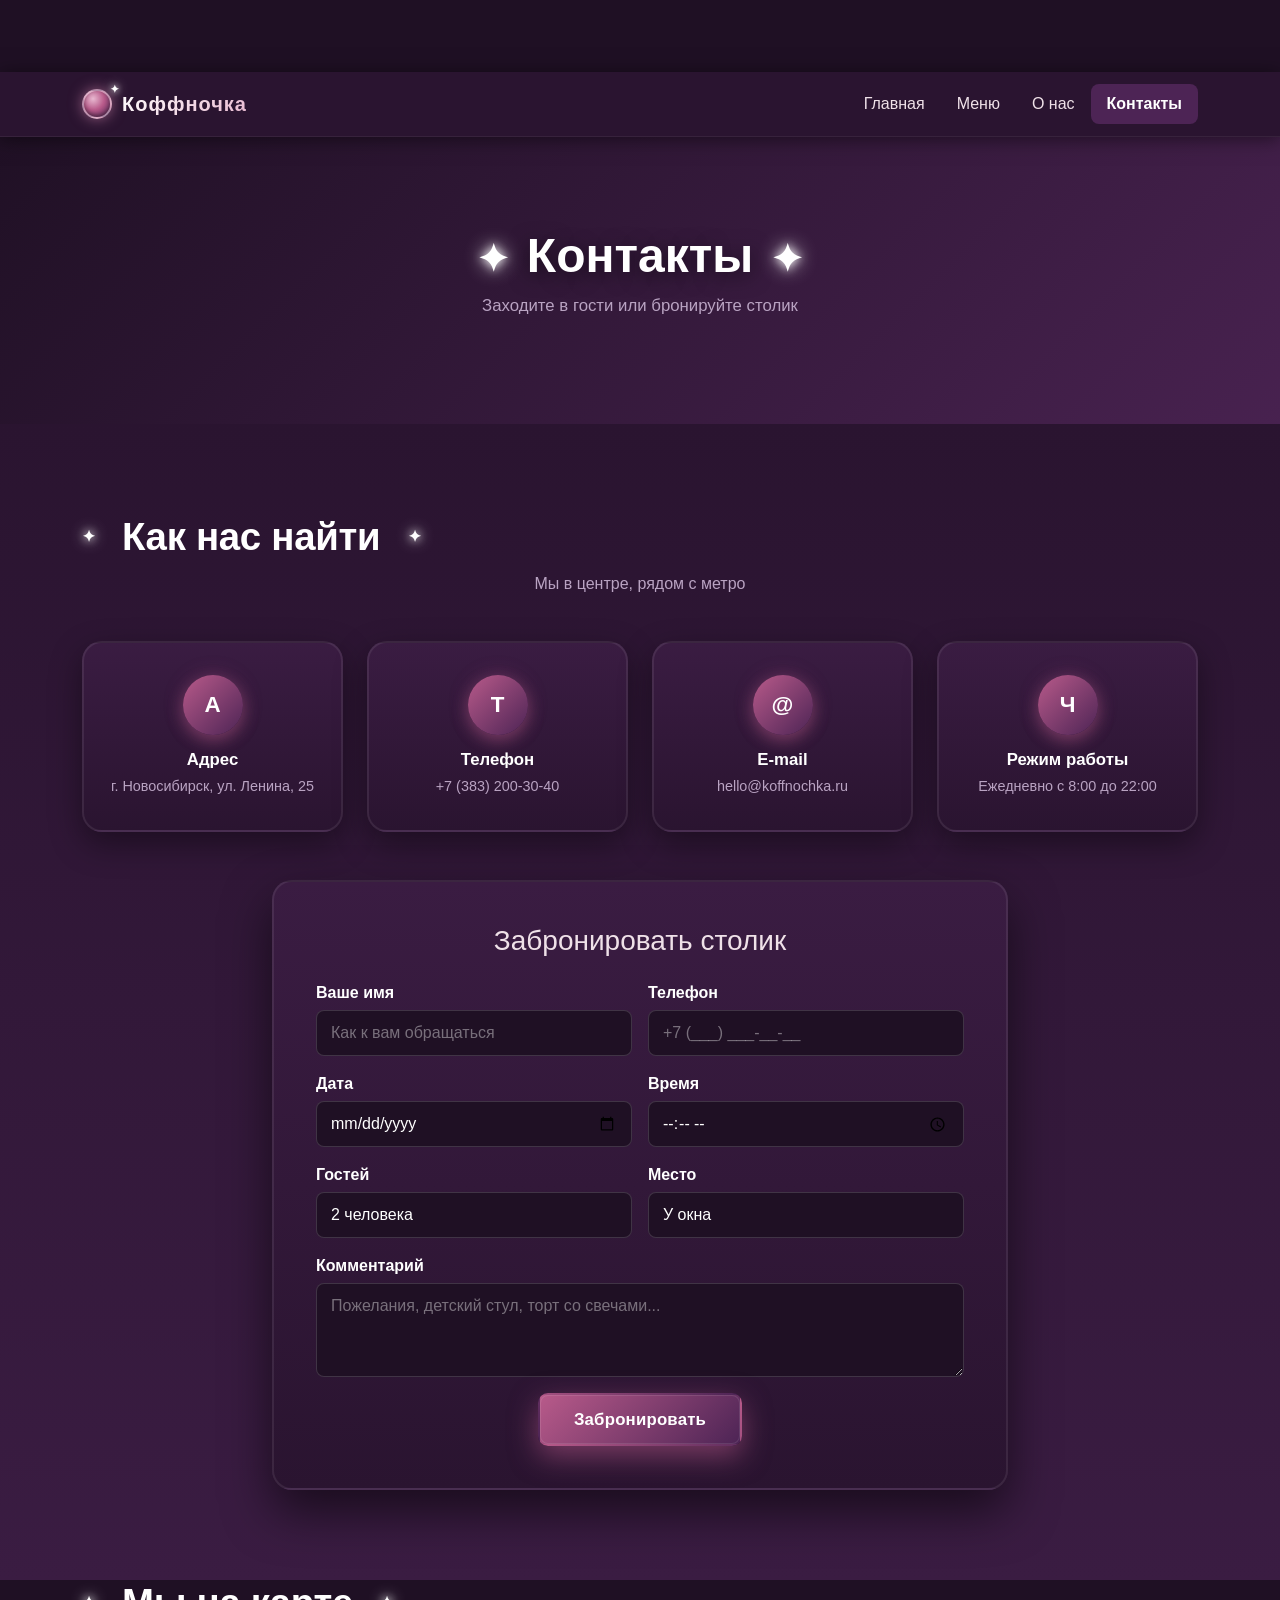
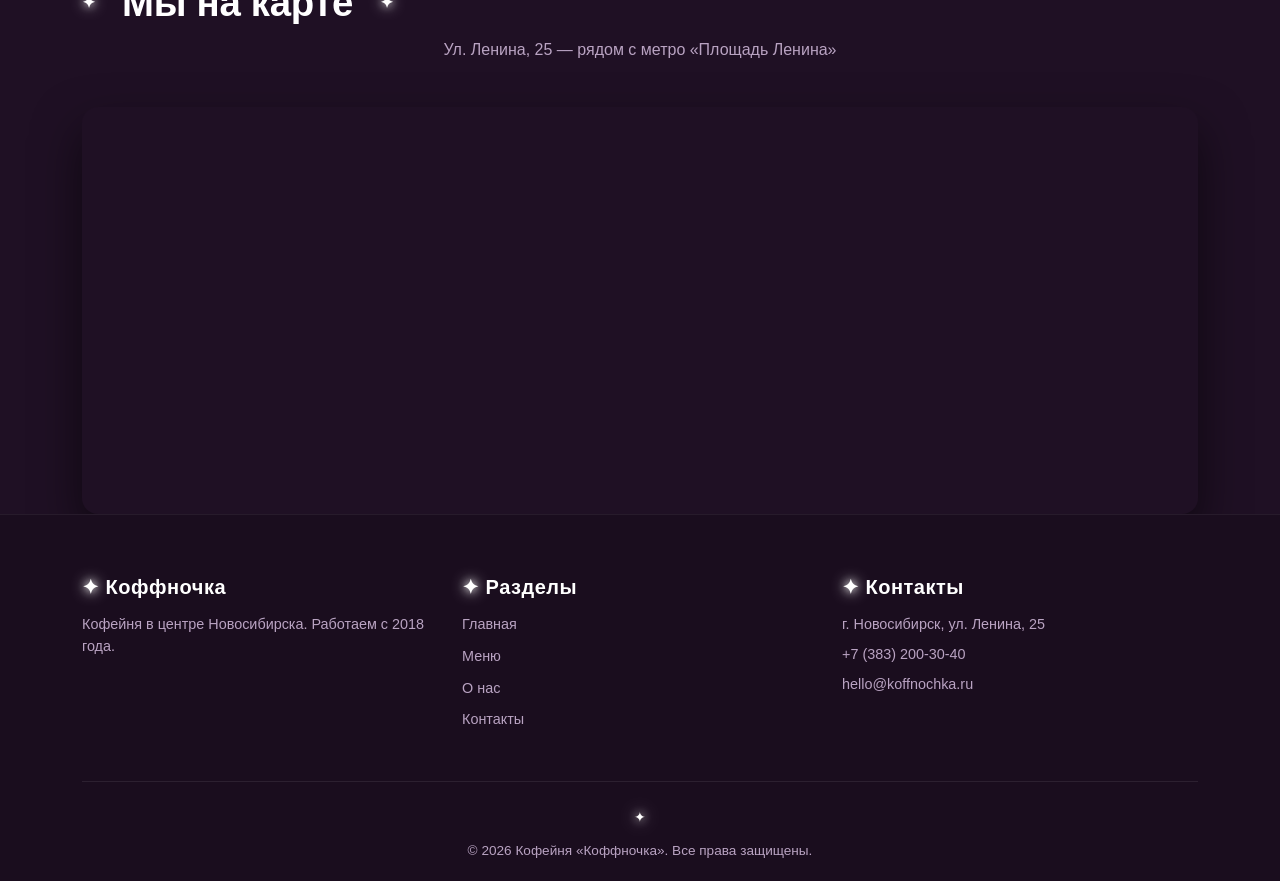
<file: contacts.html>
<!DOCTYPE html>
<html lang="ru">
<head>
    <meta charset="UTF-8">
    <meta name="viewport" content="width=device-width, initial-scale=1.0">

    <title>Контакты — кофейня «Коффночка»</title>
    <meta name="description" content="Контакты кофейни «Коффночка»: адрес, телефон, режим работы, бронирование столика.">
    <meta name="keywords" content="контакты кофейни, адрес, телефон, бронь столика, Коффночка">
    <meta name="robots" content="index, follow">
    <meta name="author" content="Коффночка">
    <link rel="canonical" href="http://cafe.l9137573.beget.tech/contacts.html">
    <link rel="alternate" hreflang="ru" href="http://cafe.l9137573.beget.tech/contacts.html">

    <meta property="og:type" content="website">
    <meta property="og:title" content="Контакты — кофейня «Коффночка»">
    <meta property="og:description" content="Адрес, телефон, режим работы, бронирование столика.">
    <meta property="og:url" content="http://cafe.l9137573.beget.tech/contacts.html">
    <meta property="og:locale" content="ru_RU">
    <meta property="og:site_name" content="Коффночка">

    <meta name="twitter:card" content="summary">
    <meta name="twitter:title" content="Контакты — кофейня «Коффночка»">
    <meta name="twitter:description" content="Адрес, телефон, режим работы, бронирование столика.">

    <!-- Яндекс.Вебмастер: подтверждение прав (заглушка) -->
    <!-- <meta name="yandex-verification" content="xxxxxxxxxxxxxxxx" /> -->

    <!-- Google Tag Manager -->
    <script>(function(w,d,s,l,i){w[l]=w[l]||[];w[l].push({'gtm.start':
    new Date().getTime(),event:'gtm.js'});var f=d.getElementsByTagName(s)[0],
    j=d.createElement(s),dl=l!='dataLayer'?'&l='+l:'';j.async=true;j.src=
    'https://www.googletagmanager.com/gtm.js?id='+i+dl;f.parentNode.insertBefore(j,f);
    })(window,document,'script','dataLayer','GTM-NCZ87R8F');</script>
    <!-- End Google Tag Manager -->

    <!-- ЯНДЕКС МЕТРИКА: счётчик пока не подключён, оставила заглушку -->

    <!-- Микроразметка Schema.org: ContactPage -->
    <script type="application/ld+json">
    {
      "@context": "https://schema.org",
      "@type": "ContactPage",
      "name": "Контакты — кофейня «Коффночка»",
      "url": "http://cafe.l9137573.beget.tech/contacts.html",
      "inLanguage": "ru-RU",
      "about": {
        "@type": "CafeOrCoffeeShop",
        "name": "Кофейня «Коффночка»",
        "telephone": "+7 (383) 200-30-40",
        "email": "hello@koffnochka.ru",
        "address": {
          "@type": "PostalAddress",
          "streetAddress": "ул. Ленина, 25",
          "addressLocality": "Новосибирск",
          "addressCountry": "RU"
        }
      }
    }
    </script>

    <link href="https://cdn.jsdelivr.net/npm/bootstrap@5.3.8/dist/css/bootstrap.min.css" rel="stylesheet">
    <link rel="stylesheet" href="main.css">
</head>
<body>

<!-- Google Tag Manager (noscript) -->
<noscript><iframe src="https://www.googletagmanager.com/ns.html?id=GTM-NCZ87R8F"
height="0" width="0" style="display:none;visibility:hidden"></iframe></noscript>
<!-- End Google Tag Manager (noscript) -->

<div class="starfield" aria-hidden="true">
    <span class="star">✦</span><span class="star">✦</span><span class="star">✦</span>
    <span class="star">✦</span><span class="star">✦</span><span class="star">✦</span>
    <span class="star">✦</span><span class="star">✦</span><span class="star">✦</span>
    <span class="star">✦</span><span class="star">✦</span><span class="star">✦</span>
    <span class="star">✦</span><span class="star">✦</span><span class="star">✦</span>
    <span class="star">✦</span><span class="star">✦</span><span class="star">✦</span>
    <span class="star">✦</span><span class="star">✦</span>
</div>

<header>
    <nav class="navbar navbar-expand-lg navbar-light site-header fixed-top">
        <div class="container">
            <a class="navbar-brand cafe-logo" href="index.html">
                <span class="logo-mark"></span>
                <span class="logo-text">Коффночка</span>
            </a>
            <button class="navbar-toggler" type="button" data-bs-toggle="collapse" data-bs-target="#mainNav">
                <span class="navbar-toggler-icon"></span>
            </button>
            <div class="collapse navbar-collapse" id="mainNav">
                <ul class="navbar-nav ms-auto">
                    <li class="nav-item"><a class="nav-link" href="index.html">Главная</a></li>
                    <li class="nav-item"><a class="nav-link" href="menu.html">Меню</a></li>
                    <li class="nav-item"><a class="nav-link" href="about.html">О нас</a></li>
                    <li class="nav-item"><a class="nav-link active" href="contacts.html">Контакты</a></li>
                </ul>
            </div>
        </div>
    </nav>
</header>

<section class="page-header">
    <div class="container">
        <h1>Контакты</h1>
        <p>Заходите в гости или бронируйте столик</p>
    </div>
</section>

<section class="contacts-section">
    <div class="container">
        <h2 class="section-title text-center">Как нас найти</h2>
        <p class="section-subtitle text-center">Мы в центре, рядом с метро</p>

        <div class="row g-4 mb-5">
            <div class="col-md-6 col-lg-3">
                <div class="contact-card">
                    <div class="contact-icon">А</div>
                    <h5 class="contact-title">Адрес</h5>
                    <p class="contact-text">г. Новосибирск, ул. Ленина, 25</p>
                </div>
            </div>
            <div class="col-md-6 col-lg-3">
                <div class="contact-card">
                    <div class="contact-icon">Т</div>
                    <h5 class="contact-title">Телефон</h5>
                    <p class="contact-text">+7 (383) 200-30-40</p>
                </div>
            </div>
            <div class="col-md-6 col-lg-3">
                <div class="contact-card">
                    <div class="contact-icon">@</div>
                    <h5 class="contact-title">E-mail</h5>
                    <p class="contact-text">hello@koffnochka.ru</p>
                </div>
            </div>
            <div class="col-md-6 col-lg-3">
                <div class="contact-card">
                    <div class="contact-icon">Ч</div>
                    <h5 class="contact-title">Режим работы</h5>
                    <p class="contact-text">Ежедневно с 8:00 до 22:00</p>
                </div>
            </div>
        </div>

        <div class="row justify-content-center">
            <div class="col-lg-8">
                <div class="contact-form-box">
                    <h3 class="text-center mb-4">Забронировать столик</h3>
                    <form>
                        <div class="row g-3">
                            <div class="col-md-6">
                                <label for="bookName" class="form-label">Ваше имя</label>
                                <input type="text" class="form-control" id="bookName" placeholder="Как к вам обращаться">
                            </div>
                            <div class="col-md-6">
                                <label for="bookPhone" class="form-label">Телефон</label>
                                <input type="tel" class="form-control" id="bookPhone" placeholder="+7 (___) ___-__-__">
                            </div>
                            <div class="col-md-6">
                                <label for="bookDate" class="form-label">Дата</label>
                                <input type="date" class="form-control" id="bookDate">
                            </div>
                            <div class="col-md-6">
                                <label for="bookTime" class="form-label">Время</label>
                                <input type="time" class="form-control" id="bookTime">
                            </div>
                            <div class="col-md-6">
                                <label for="bookGuests" class="form-label">Гостей</label>
                                <select class="form-control" id="bookGuests">
                                    <option>1 человек</option>
                                    <option selected>2 человека</option>
                                    <option>3 человека</option>
                                    <option>4 человека</option>
                                    <option>5 и больше</option>
                                </select>
                            </div>
                            <div class="col-md-6">
                                <label for="bookPlace" class="form-label">Место</label>
                                <select class="form-control" id="bookPlace">
                                    <option>У окна</option>
                                    <option>В зале</option>
                                    <option>На веранде</option>
                                    <option>Не важно</option>
                                </select>
                            </div>
                            <div class="col-12">
                                <label for="bookComment" class="form-label">Комментарий</label>
                                <textarea class="form-control" id="bookComment" rows="3" placeholder="Пожелания, детский стул, торт со свечами..."></textarea>
                            </div>
                            <div class="col-12 text-center">
                                <button type="button" class="btn btn-primary btn-lg">Забронировать</button>
                            </div>
                        </div>
                    </form>
                </div>
            </div>
        </div>
    </div>
</section>

<section class="map-section">
    <div class="container">
        <h2 class="section-title text-center">Мы на карте</h2>
        <p class="section-subtitle text-center">Ул. Ленина, 25 — рядом с метро «Площадь Ленина»</p>

        <div class="map-wrapper">
            <iframe src="https://yandex.ru/map-widget/v1/?ll=82.920430%2C55.030199&z=15"
                    width="100%" height="400" frameborder="0" allowfullscreen="true"
                    title="Карта — кофейня «Коффночка»"></iframe>
        </div>
    </div>
</section>

<footer class="site-footer">
    <div class="container">
        <div class="row g-4">
            <div class="col-md-4">
                <h5 class="footer-title">Коффночка</h5>
                <p class="footer-text">Кофейня в центре Новосибирска. Работаем с 2018 года.</p>
            </div>
            <div class="col-md-4">
                <h5 class="footer-title">Разделы</h5>
                <a href="index.html" class="footer-link">Главная</a>
                <a href="menu.html" class="footer-link">Меню</a>
                <a href="about.html" class="footer-link">О нас</a>
                <a href="contacts.html" class="footer-link">Контакты</a>
            </div>
            <div class="col-md-4">
                <h5 class="footer-title">Контакты</h5>
                <p class="footer-text">г. Новосибирск, ул. Ленина, 25</p>
                <p class="footer-text">+7 (383) 200-30-40</p>
                <p class="footer-text">hello@koffnochka.ru</p>
            </div>
        </div>
        <div class="footer-bottom">© 2026 Кофейня «Коффночка». Все права защищены.</div>
    </div>
</footer>

<script src="https://cdn.jsdelivr.net/npm/bootstrap@5.3.8/dist/js/bootstrap.bundle.min.js"></script>

</body>
</html>
</file>
<file: main.css>
/* переменные цветов */
:root {
    --night-1: #1f1024;
    --night-2: #2a1430;
    --night-3: #3a1c42;
    --night-4: #4d2455;
    --night-5: #6b3672;
    --pink-deep: #b85a8a;
    --pink: #d988b0;
    --pink-light: #e8b8d0;
    --pink-soft: #f0d4e2;
    --lavender: #9b7bb8;
    --lavender-light: #c4a9d9;
    --cream: #efe1e8;
    --cream-dark: #d4bcc8;
    --star: #ffffff;
    --star-glow: rgba(255, 255, 255, 0.95);
    --star-glow-soft: rgba(232, 238, 247, 0.6);
    --text: #efe1e8;
    --text-dark: #1f1024;
    --text-muted: #b9a3c2;
    --shadow-sm: 0 4px 14px rgba(0, 0, 0, 0.3);
    --shadow: 0 12px 32px rgba(0, 0, 0, 0.4);
    --shadow-lg: 0 22px 48px rgba(0, 0, 0, 0.55);
}

/* сброс отступов */
* { box-sizing: border-box; }

/* общие стили страницы */
html, body {
    overflow-x: hidden;
    background: var(--night-1);
    font-family: 'Segoe UI', Roboto, sans-serif;
    color: var(--text);
    scroll-behavior: smooth;
}

/* отступ сверху под фиксированную шапку */
body { padding-top: 72px; }

/* фон со звёздами */
.starfield {
    position: fixed;
    inset: 0;
    pointer-events: none;
    overflow: hidden;
    z-index: 0;
}

/* одна звезда */
.star {
    position: absolute;
    color: var(--star);
    font-size: 18px;
    line-height: 1;
    opacity: 0;
    text-shadow:
        0 0 8px var(--star-glow),
        0 0 16px var(--star-glow),
        0 0 24px var(--star-glow-soft);
    animation: starFloat 14s linear infinite;
}

/* раскидываю звёзды по экрану */
.star:nth-child(1)  { left: 5%;  bottom: -40px; animation-delay: 0s;   font-size: 14px; }
.star:nth-child(2)  { left: 12%; bottom: -40px; animation-delay: 2s;   font-size: 22px; }
.star:nth-child(3)  { left: 22%; bottom: -40px; animation-delay: 4s;   font-size: 16px; }
.star:nth-child(4)  { left: 30%; bottom: -40px; animation-delay: 1s;   font-size: 20px; }
.star:nth-child(5)  { left: 41%; bottom: -40px; animation-delay: 6s;   font-size: 12px; }
.star:nth-child(6)  { left: 50%; bottom: -40px; animation-delay: 3s;   font-size: 24px; }
.star:nth-child(7)  { left: 60%; bottom: -40px; animation-delay: 8s;   font-size: 14px; }
.star:nth-child(8)  { left: 70%; bottom: -40px; animation-delay: 5s;   font-size: 20px; }
.star:nth-child(9)  { left: 80%; bottom: -40px; animation-delay: 9s;   font-size: 16px; }
.star:nth-child(10) { left: 90%; bottom: -40px; animation-delay: 7s;   font-size: 22px; }
.star:nth-child(11) { left: 8%;  bottom: -40px; animation-delay: 10s;  font-size: 18px; }
.star:nth-child(12) { left: 18%; bottom: -40px; animation-delay: 12s;  font-size: 14px; }
.star:nth-child(13) { left: 28%; bottom: -40px; animation-delay: 11s;  font-size: 20px; }
.star:nth-child(14) { left: 38%; bottom: -40px; animation-delay: 13s;  font-size: 16px; }
.star:nth-child(15) { left: 48%; bottom: -40px; animation-delay: 15s;  font-size: 24px; }
.star:nth-child(16) { left: 58%; bottom: -40px; animation-delay: 14s;  font-size: 14px; }
.star:nth-child(17) { left: 68%; bottom: -40px; animation-delay: 16s;  font-size: 18px; }
.star:nth-child(18) { left: 78%; bottom: -40px; animation-delay: 4.5s; font-size: 22px; }
.star:nth-child(19) { left: 86%; bottom: -40px; animation-delay: 2.5s; font-size: 16px; }
.star:nth-child(20) { left: 95%; bottom: -40px; animation-delay: 8.5s; font-size: 20px; }

/* полёт звезды вверх */
@keyframes starFloat {
    0%   { opacity: 0;   transform: translateY(0) rotate(0deg) scale(0.6); }
    10%  { opacity: 1;   transform: translateY(-10vh) rotate(90deg) scale(1); }
    50%  { opacity: 0.8; transform: translateY(-50vh) rotate(360deg) scale(1.1); }
    90%  { opacity: 0.5; transform: translateY(-90vh) rotate(720deg) scale(1); }
    100% { opacity: 0;   transform: translateY(-105vh) rotate(900deg) scale(0.8); }
}

/* шапка сайта */
.site-header {
    background: var(--night-2);
    box-shadow: 0 2px 18px rgba(0, 0, 0, 0.5);
    padding: 12px 0;
    position: relative;
    z-index: 100;
    border-bottom: 1px solid rgba(255, 255, 255, 0.06);
}

/* логотип */
.cafe-logo {
    display: flex;
    align-items: center;
    gap: 10px;
    font-weight: 800;
    font-size: 1.25rem;
    color: var(--text);
    text-decoration: none;
    letter-spacing: 1px;
    position: relative;
}

/* звёздочка вылетает при наведении */
.cafe-logo::before {
    content: "✦";
    color: var(--star);
    font-size: 0.85rem;
    position: absolute;
    left: -18px;
    top: 50%;
    transform: translateY(-50%);
    opacity: 0;
    transition: opacity 0.4s, transform 0.4s;
    text-shadow: 0 0 8px var(--star-glow), 0 0 16px var(--star-glow);
}

.cafe-logo:hover::before {
    opacity: 1;
    transform: translateY(-50%) rotate(180deg);
}

.cafe-logo:hover { color: var(--pink-light); }

/* кружок в логотипе */
.logo-mark {
    width: 30px;
    height: 30px;
    border-radius: 50%;
    background: radial-gradient(circle at 35% 30%, var(--pink-light) 0%, var(--pink-deep) 45%, var(--night-4) 100%);
    border: 2px solid rgba(255, 255, 255, 0.4);
    transition: transform 0.4s;
    box-shadow:
        inset 0 -2px 4px rgba(0, 0, 0, 0.4),
        0 0 14px rgba(217, 136, 176, 0.6);
    position: relative;
}

/* звёздочка на кружке */
.logo-mark::after {
    content: "✦";
    position: absolute;
    top: -10px;
    right: -10px;
    font-size: 0.7rem;
    color: var(--star);
    text-shadow: 0 0 6px var(--star-glow), 0 0 12px var(--star-glow);
    animation: twinkle 2s ease-in-out infinite;
}

/* мерцание */
@keyframes twinkle {
    0%, 100% { opacity: 0.4; transform: scale(0.9) rotate(0deg); }
    50%      { opacity: 1;   transform: scale(1.2) rotate(180deg); }
}

.cafe-logo:hover .logo-mark { transform: rotate(180deg); }

/* текст логотипа градиентом */
.logo-text {
    background: linear-gradient(135deg, #ffffff 0%, var(--pink-light) 100%);
    -webkit-background-clip: text;
    background-clip: text;
    -webkit-text-fill-color: transparent;
}

/* ссылки в меню */
.navbar-light .navbar-nav .nav-link {
    color: var(--text);
    font-weight: 500;
    padding: 8px 16px;
    border-radius: 8px;
    transition: background 0.3s, color 0.3s;
}

.navbar-light .navbar-nav .nav-link:hover,
.navbar-light .navbar-nav .nav-link.active {
    color: #fff;
    background: var(--night-4);
    font-weight: 700;
}

.navbar-light .navbar-toggler { border-color: rgba(255, 255, 255, 0.3); }
.navbar-light .navbar-toggler-icon { filter: invert(1) brightness(1.2); }

/* главный блок */
.hero-section {
    min-height: 95vh;
    padding: 90px 0;
    position: relative;
    display: flex;
    align-items: center;
    background: var(--night-1);
    color: #fff;
    overflow: hidden;
    z-index: 1;
}

/* затемнение поверх фона */
.hero-section::before {
    content: "";
    position: absolute;
    inset: 0;
    background: linear-gradient(135deg, rgba(31, 16, 36, 0.9) 0%, rgba(58, 28, 66, 0.75) 55%, rgba(77, 36, 85, 0.55) 100%);
    z-index: 1;
}

.hero-section .row { position: relative; z-index: 2; }

/* надпись над заголовком */
.hero-subtitle {
    display: inline-block;
    font-size: 0.9rem;
    letter-spacing: 4px;
    text-transform: uppercase;
    color: var(--star);
    font-weight: 700;
    padding: 6px 18px;
    border: 1px solid rgba(255, 255, 255, 0.4);
    border-radius: 30px;
    background: rgba(31, 16, 36, 0.6);
    backdrop-filter: blur(8px);
    margin-bottom: 22px;
    text-shadow: 0 0 10px var(--star-glow), 0 0 20px var(--star-glow-soft);
}

/* главный заголовок */
.hero-title {
    color: #fff;
    font-size: clamp(2.2rem, 5.5vw, 4rem);
    font-weight: 900;
    line-height: 1.05;
    letter-spacing: -1px;
    text-shadow:
        0 4px 24px rgba(0, 0, 0, 0.8),
        0 0 60px rgba(217, 136, 176, 0.4);
    margin-bottom: 22px;
    position: relative;
    display: inline-block;
}

/* звёздочки у заголовка */
.title-star {
    position: absolute;
    color: var(--star);
    text-shadow:
        0 0 10px var(--star-glow),
        0 0 20px var(--star-glow),
        0 0 32px var(--star-glow-soft);
    animation: twinkle 3s ease-in-out infinite;
    pointer-events: none;
}

.title-star-1 { top: -10px; right: -40px; font-size: 1.8rem; animation-delay: 0s; }
.title-star-2 { bottom: 10px; left: -35px; font-size: 1.4rem; animation-delay: 1.5s; }

/* текст под заголовком */
.hero-description {
    color: rgba(255, 255, 255, 0.92);
    font-size: 1.1rem;
    line-height: 1.65;
    max-width: 540px;
    text-shadow: 0 2px 12px rgba(0, 0, 0, 0.7);
    margin-bottom: 30px;
}

.hero-buttons { display: flex; gap: 18px; flex-wrap: wrap; }

/* сцена с кексом и чашкой */
.cafe-scene {
    position: relative;
    isolation: isolate;
    width: 100%;
    max-width: 760px;
    height: 620px;
    min-height: 620px;
    margin: 0 auto;
    border-radius: 28px;
    overflow: visible;
    z-index: 2;
}

/* фон сцены */
.scene-bg {
    position: absolute;
    inset: 0;
    background: #2a1430 url('https://encrypted-tbn0.gstatic.com/images?q=tbn:ANd9GcQFIzZcY1Ql8jFRha2ghPFtENjbqMNim5S8x0LkGuz6FA&s=10') center/cover no-repeat;
    z-index: 0;
    border-radius: 28px;
    transform: scale(1.05);
    animation: sceneZoom 20s ease-in-out infinite alternate;
    box-shadow:
        0 40px 80px rgba(0, 0, 0, 0.7),
        0 0 0 6px rgba(255, 255, 255, 0.06);
}

/* затемнение сцены */
.scene-overlay {
    position: absolute;
    inset: 0;
    background:
        radial-gradient(ellipse at 25% 75%, rgba(184, 90, 138, 0.4) 0%, transparent 65%),
        radial-gradient(ellipse at 80% 20%, rgba(107, 54, 114, 0.4) 0%, transparent 60%),
        linear-gradient(135deg, rgba(31, 16, 36, 0.6) 0%, rgba(31, 16, 36, 0.8) 100%);
    z-index: 1;
    border-radius: 28px;
}

/* звёздочки вокруг сцены */
.scene-star {
    position: absolute;
    color: var(--star);
    font-size: 1.3rem;
    text-shadow:
        0 0 10px var(--star-glow),
        0 0 20px var(--star-glow),
        0 0 32px var(--star-glow-soft);
    z-index: 5;
    animation: twinkle 3s ease-in-out infinite;
    pointer-events: none;
}

.scene-star-1 { top: -20px;    left: -20px;  animation-delay: 0s;   font-size: 1.8rem; }
.scene-star-2 { top: 20%;      right: -30px; animation-delay: 0.8s; font-size: 1.4rem; }
.scene-star-3 { bottom: 15%;   left: -25px;  animation-delay: 1.6s; font-size: 1.6rem; }
.scene-star-4 { bottom: -15px; right: 30%;   animation-delay: 2.4s; font-size: 1.3rem; }
.scene-star-5 { top: -15px;    right: 40%;   animation-delay: 1.2s; font-size: 1.5rem; }

/* задняя часть облака */
.cloud-back {
    position: absolute;
    bottom: 40px;
    left: 50%;
    transform: translateX(-50%);
    width: 100%;
    max-width: 720px;
    height: 220px;
    z-index: 2;
    filter: drop-shadow(0 25px 40px rgba(0, 0, 0, 0.6));
    animation: cloudFloat 6s ease-in-out infinite;
    pointer-events: none;
}

/* кружочки облака */
.cloud-circle {
    position: absolute;
    border-radius: 50%;
    background: radial-gradient(circle at 40% 35%,
        rgba(255, 255, 255, 0.98) 0%,
        rgba(244, 196, 216, 0.95) 45%,
        rgba(184, 90, 138, 0.85) 100%);
    box-shadow:
        inset -12px -12px 24px rgba(184, 90, 138, 0.35),
        inset 12px 12px 24px rgba(255, 255, 255, 0.6);
}

/* расположение кружочков сзади */
.cloud-back-c1 { width: 200px; height: 200px; left: 10px;  bottom: 0; }
.cloud-back-c2 { width: 160px; height: 160px; left: 130px; bottom: 30px; }
.cloud-back-c3 { width: 230px; height: 230px; left: 240px; bottom: 0; }
.cloud-back-c4 { width: 170px; height: 170px; left: 400px; bottom: 25px; }
.cloud-back-c5 { width: 210px; height: 210px; left: 510px; bottom: 0; }
.cloud-back-c6 { width: 150px; height: 150px; left: 80px;  bottom: 50px; }
.cloud-back-c7 { width: 180px; height: 180px; left: 350px; bottom: 40px; }

/* передняя часть облака */
.cloud-front {
    position: absolute;
    bottom: 10px;
    left: 50%;
    transform: translateX(-50%);
    width: 100%;
    max-width: 720px;
    height: 140px;
    z-index: 6;
    pointer-events: none;
    filter: drop-shadow(0 -10px 20px rgba(184, 90, 138, 0.4));
    animation: cloudFloat 6s ease-in-out infinite;
    animation-delay: -3s;
}

/* расположение кружочков спереди */
.cloud-front-c1 { width: 170px; height: 120px; left: 40px;  bottom: 0; }
.cloud-front-c2 { width: 220px; height: 140px; left: 180px; bottom: 0; }
.cloud-front-c3 { width: 180px; height: 120px; left: 360px; bottom: 0; }
.cloud-front-c4 { width: 200px; height: 130px; left: 480px; bottom: 0; }
.cloud-front-c5 { width: 130px; height: 100px; left: 260px; bottom: 20px; }

/* звёздочки на облаке */
.cloud-deco {
    position: absolute;
    color: #ffffff;
    line-height: 1;
    opacity: 0.95;
    text-shadow:
        0 0 6px rgba(255, 255, 255, 1),
        0 0 14px rgba(244, 196, 216, 0.9),
        0 0 22px rgba(184, 90, 138, 0.7);
    animation: cloudDecoTwinkle 2.5s ease-in-out infinite;
    pointer-events: none;
    z-index: 8;
}

.cloud-deco-1 { left: 60px;  bottom: 50px; font-size: 14px; animation-delay: 0s; }
.cloud-deco-2 { left: 160px; bottom: 30px; font-size: 11px; animation-delay: 0.4s; }
.cloud-deco-3 { left: 250px; bottom: 60px; font-size: 16px; animation-delay: 0.8s; }
.cloud-deco-4 { left: 350px; bottom: 40px; font-size: 12px; animation-delay: 1.2s; }
.cloud-deco-5 { left: 440px; bottom: 55px; font-size: 15px; animation-delay: 1.6s; }
.cloud-deco-6 { left: 530px; bottom: 35px; font-size: 13px; animation-delay: 2.0s; }
.cloud-deco-7 { left: 610px; bottom: 55px; font-size: 14px; animation-delay: 2.4s; }
.cloud-deco-8 { left: 310px; bottom: 80px; font-size: 10px; animation-delay: 1.0s; }

/* мерцание звёзд на облаке */
@keyframes cloudDecoTwinkle {
    0%, 100% { opacity: 0.5; transform: scale(0.85) rotate(0deg); }
    50%      { opacity: 1;   transform: scale(1.15) rotate(180deg); }
}

/* облако качается */
@keyframes cloudFloat {
    0%, 100% { transform: translateX(-50%) translateY(0); }
    50%      { transform: translateX(-50%) translateY(-8px); }
}

/* звёзды вокруг облака */
.cloud-star {
    position: absolute;
    color: #ffffff;
    font-size: 14px;
    line-height: 1;
    opacity: 0.9;
    text-shadow:
        0 0 8px rgba(255, 255, 255, 0.95),
        0 0 16px rgba(244, 196, 216, 0.9),
        0 0 24px rgba(184, 90, 138, 0.7);
    animation: cloudStarOrbit 10s linear infinite;
    transform-origin: center center;
    z-index: 7;
    pointer-events: none;
}

.cloud-star-1 { top: 20px;  left: 60px;  font-size: 12px; animation-delay: 0s; }
.cloud-star-2 { top: 50px;  left: 200px; font-size: 16px; animation-delay: 1.6s; }
.cloud-star-3 { top: 10px;  left: 340px; font-size: 14px; animation-delay: 3.2s; }
.cloud-star-4 { top: 60px;  left: 480px; font-size: 18px; animation-delay: 4.8s; }
.cloud-star-5 { top: 25px;  left: 610px; font-size: 13px; animation-delay: 6.4s; }
.cloud-star-6 { top: 90px;  left: 280px; font-size: 15px; animation-delay: 8s; }

/* звёзды кружатся */
@keyframes cloudStarOrbit {
    0%   { transform: translate(0, 0) rotate(0deg) scale(0.8); opacity: 0.6; }
    25%  { transform: translate(20px, -10px) rotate(90deg) scale(1.1); opacity: 1; }
    50%  { transform: translate(0, -20px) rotate(180deg) scale(1); opacity: 0.9; }
    75%  { transform: translate(-20px, -10px) rotate(270deg) scale(1.15); opacity: 1; }
    100% { transform: translate(0, 0) rotate(360deg) scale(0.8); opacity: 0.6; }
}

/* кекс */
.cupcake {
    position: absolute;
    bottom: 80px;
    left: -10px;
    width: 340px;
    height: 545px;
    z-index: 4;
    transform-origin: bottom left;
    animation: cupcakeShake 6s ease-in-out infinite;
    filter: drop-shadow(0 28px 34px rgba(0, 0, 0, 0.6));
    pointer-events: none;
}

/* картинка кекса */
.cupcake-img {
    position: absolute;
    bottom: 0;
    left: 0;
    width: 340px;
    height: auto;
    min-height: 1px;
    display: block;
    pointer-events: none;
    user-select: none;
    z-index: 1;
}

/* вишенка */
.cherry {
    position: absolute;
    top: 40%;
    left: 50%;
    margin-left: -30px;
    width: 60px;
    height: 60px;
    border-radius: 50%;
    background: radial-gradient(circle at 32% 28%, #ff7a95 0%, #d92a4c 50%, #7a0c20 100%);
    box-shadow:
        inset -6px -8px 14px rgba(60, 5, 15, 0.7),
        inset 6px 8px 12px rgba(255, 200, 210, 0.55),
        0 8px 18px rgba(0, 0, 0, 0.5);
    z-index: 5;
    animation: cherryShake 6s ease-in-out infinite;
    transform-origin: 50% 50%;
}

/* блик на вишенке */
.cherry::before {
    content: "";
    position: absolute;
    top: 12px;
    left: 14px;
    width: 16px;
    height: 13px;
    background: radial-gradient(ellipse, rgba(255, 255, 255, 0.95) 0%, transparent 70%);
    border-radius: 50%;
    transform: rotate(-25deg);
}

/* хвостик вишенки */
.cherry-tail {
    position: absolute;
    top: -36px;
    left: 50%;
    width: 4px;
    height: 42px;
    background: linear-gradient(180deg, #5a8a32 0%, #2d5a18 100%);
    border-radius: 3px;
    transform: translateX(-50%) rotate(-15deg);
    transform-origin: bottom center;
    box-shadow: 0 0 6px rgba(0, 0, 0, 0.5);
}

/* листик у хвостика */
.cherry-tail::after {
    content: "";
    position: absolute;
    top: -7px;
    left: -10px;
    width: 20px;
    height: 13px;
    background: #5a8a32;
    border-radius: 50% 0 50% 0;
    transform: rotate(-25deg);
    box-shadow: 0 0 6px rgba(0, 0, 0, 0.4);
}

/* вишенка покачивается */
@keyframes cherryShake {
    0%, 38% { transform: translate(0, 0) rotate(0deg); }
    42%     { transform: translate(-6px, -3px) rotate(-6deg); }
    46%     { transform: translate(6px, -3px) rotate(6deg); }
    50%     { transform: translate(-6px, -3px) rotate(-6deg); }
    54%     { transform: translate(6px, -3px) rotate(6deg); }
    58%     { transform: translate(-4px, -2px) rotate(-4deg); }
    62%     { transform: translate(4px, -2px) rotate(4deg); }
    66%     { transform: translate(0, 0) rotate(0deg); }
    100%    { transform: translate(0, 0) rotate(0deg); }
}

/* контейнер для конфетти */
.confetti-container {
    position: absolute;
    inset: 0;
    z-index: 2;
    pointer-events: none;
    overflow: hidden;
}

/* одна конфетти */
.confetti {
    position: absolute;
    top: 0;
    left: 50%;
    font-size: 16px;
    line-height: 1;
    opacity: 0;
    will-change: transform, opacity;
    animation: confettiCycle 6s ease-in-out infinite;
    animation-delay: var(--delay);
    color: var(--color);
    text-shadow: 0 0 10px var(--color), 0 0 20px var(--color);
    pointer-events: none;
}

/* координаты каждой конфетти */
/* координаты каждой конфетти */
.c-3  { --x: -60px;  --y: 330px; --flyX: -35px;  --flyY: -80px;  --delay: 0.3s;  --color: #f0d98a; }
.c-4  { --x: -35px;  --y: 300px; --flyX: -18px;  --flyY: -120px; --delay: 0.45s; --color: #b89cd6; }
.c-5  { --x: -10px;  --y: 340px; --flyX: -5px;   --flyY: -80px;  --delay: 0.6s;  --color: #8fd4a0; }
.c-6  { --x: 15px;   --y: 305px; --flyX: 12px;   --flyY: -100px; --delay: 0.75s; --color: #ff8fb0; }
.c-7  { --x: 45px;   --y: 335px; --flyX: 25px;   --flyY: -85px;  --delay: 0.9s;  --color: #8fd4e0; }
.c-8  { --x: 70px;   --y: 295px; --flyX: 45px;   --flyY: -105px; --delay: 1.05s; --color: #f0d98a; }
.c-9  { --x: 100px;  --y: 330px; --flyX: 60px;   --flyY: -90px;  --delay: 1.2s;  --color: #b89cd6; }

/* конфетти летают */
@keyframes confettiCycle {
    0%   { opacity: 0; transform: translate(calc(-50% + var(--x)), -60px) scale(0.3) rotate(0deg); font-size: 16px; color: var(--color); }
    2%   { opacity: 1; transform: translate(calc(-50% + var(--x)), -60px) scale(0.6) rotate(20deg); font-size: 16px; color: var(--color); }
    16%  { opacity: 1; transform: translate(calc(-50% + var(--x)), var(--y)) scale(1) rotate(340deg); font-size: 16px; color: var(--color); }
    38%  { opacity: 1; transform: translate(calc(-50% + var(--x)), var(--y)) scale(1) rotate(380deg); font-size: 16px; color: var(--color); }
    42%  { opacity: 1; transform: translate(calc(-50% + var(--x) + var(--flyX) * 0.3), calc(var(--y) + var(--flyY) * 0.4)) scale(1.8) rotate(500deg); font-size: 24px; color: #fff; }
    52%  { opacity: 1; transform: translate(calc(-50% + var(--x) + var(--flyX) * 0.9), calc(var(--y) + var(--flyY) * 0.9)) scale(1.4) rotate(700deg); font-size: 22px; color: var(--color); }
    60%  { opacity: 0; transform: translate(calc(-50% + var(--x) + var(--flyX) * 1.5), calc(var(--y) + var(--flyY) * 1.6)) scale(0.3) rotate(900deg); font-size: 18px; color: var(--color); }
    100% { opacity: 0; transform: translate(calc(-50% + var(--x)), -60px) scale(0.3) rotate(0deg); font-size: 16px; color: var(--color); }
}

/* кекс покачивается */
@keyframes cupcakeShake {
    0%, 38% { transform: translateX(0) rotate(0deg); }
    42%     { transform: translateX(-5px) rotate(-1.8deg); }
    46%     { transform: translateX(5px) rotate(1.8deg); }
    50%     { transform: translateX(-5px) rotate(-1.8deg); }
    54%     { transform: translateX(5px) rotate(1.8deg); }
    58%     { transform: translateX(-3px) rotate(-1.2deg); }
    62%     { transform: translateX(3px) rotate(1.2deg); }
    66%     { transform: translateX(0) rotate(0deg); }
    100%    { transform: translateX(0) rotate(0deg); }
}

/* чашка какао */
.coffee-cup {
    position: absolute;
    bottom: 60px;
    right: 20px;
    width: 480px;
    height: 480px;
    z-index: 3;
    transform-origin: bottom right;
    filter: drop-shadow(0 20px 28px rgba(0, 0, 0, 0.5));
    pointer-events: none;
}

/* картинка чашки */
.cup-img {
    position: absolute;
    bottom: 0;
    right: 0;
    width: 100%;
    height: auto;
    min-height: 1px;
    display: block;
    pointer-events: none;
    user-select: none;
}

/* пар над чашкой */
.steam {
    position: absolute;
    border-radius: 50%;
    opacity: 0;
    z-index: 4;
    filter: blur(3px);
    pointer-events: none;
    background: radial-gradient(ellipse at 50% 50%, rgba(255, 255, 255, 0.9) 0%, rgba(232, 184, 208, 0.6) 45%, rgba(184, 90, 138, 0) 75%);
    top: 30px;
}

.steam::before,
.steam::after {
    content: "";
    position: absolute;
    border-radius: 50%;
    background: radial-gradient(ellipse at 50% 50%, rgba(255, 255, 255, 0.85) 0%, rgba(232, 184, 208, 0) 75%);
}

.steam-1 {
    left: 80px;
    width: 60px;
    height: 60px;
    animation: steamPuff1 4.2s ease-in-out infinite;
    animation-delay: 0s;
}
.steam-1::before { width: 70px; height: 70px; left: -24px; top: 8px; }
.steam-1::after  { width: 44px; height: 44px; right: -16px; top: -4px; }

.steam-2 {
    left: 140px;
    width: 50px;
    height: 50px;
    animation: steamPuff2 3.2s ease-in-out infinite;
    animation-delay: 1s;
    filter: blur(4px);
}
.steam-2::before { width: 60px; height: 40px; left: -26px; top: 2px; border-radius: 50% 50% 50% 50% / 60% 60% 40% 40%; }
.steam-2::after  { width: 34px; height: 50px; right: -14px; top: -8px; border-radius: 50% 50% 45% 55% / 40% 60% 40% 60%; }

.steam-3 {
    left: 190px;
    width: 42px;
    height: 42px;
    animation: steamPuff3 3.7s ease-in-out infinite;
    animation-delay: 2s;
    filter: blur(2.5px);
}
.steam-3::before { width: 50px; height: 34px; left: -18px; top: 8px; border-radius: 60% 40% 55% 45% / 55% 45% 55% 45%; }
.steam-3::after  { width: 30px; height: 30px; right: -10px; top: -6px; }

/* пар поднимается */
@keyframes steamPuff1 {
    0%   { opacity: 0;    transform: translateY(0) translateX(0) scale(0.5); }
    20%  { opacity: 0.85; transform: translateY(-10px) translateX(4px) scale(0.85); }
    55%  { opacity: 0.5;  transform: translateY(-28px) translateX(-3px) scale(1.15); }
    100% { opacity: 0;    transform: translateY(-48px) translateX(6px) scale(1.5); }
}

@keyframes steamPuff2 {
    0%   { opacity: 0;    transform: translateY(0) translateX(0) scale(0.4); }
    25%  { opacity: 0.9;  transform: translateY(-6px) translateX(-5px) scale(0.8); }
    60%  { opacity: 0.55; transform: translateY(-18px) translateX(4px) scale(1.05); }
    100% { opacity: 0;    transform: translateY(-32px) translateX(-6px) scale(1.35); }
}

@keyframes steamPuff3 {
    0%   { opacity: 0;    transform: translateY(0) translateX(0) scale(0.45); }
    30%  { opacity: 0.8;  transform: translateY(-8px) translateX(6px) scale(0.9); }
    65%  { opacity: 0.45; transform: translateY(-22px) translateX(-2px) scale(1.1); }
    100% { opacity: 0;    transform: translateY(-38px) translateX(8px) scale(1.4); }
}

/* фон сцены чуть приближается */
@keyframes sceneZoom {
    0%   { transform: scale(1.05); }
    100% { transform: scale(1.12); }
}

/* заголовок раздела */
.section-title {
    font-size: clamp(1.7rem, 3vw, 2.4rem);
    font-weight: 800;
    color: #fff;
    margin-bottom: 12px;
    letter-spacing: -0.3px;
    position: relative;
    display: inline-block;
    padding: 0 40px;
}

/* звёздочки по бокам заголовка */
.section-title::before,
.section-title::after {
    content: "✦";
    position: absolute;
    top: 50%;
    transform: translateY(-50%);
    color: var(--star);
    font-size: 1rem;
    text-shadow:
        0 0 8px var(--star-glow),
        0 0 16px var(--star-glow);
    animation: twinkle 3s ease-in-out infinite;
}

.section-title::before { left: 0; animation-delay: 0s; }
.section-title::after  { right: 0; animation-delay: 1.5s; }

.text-center .section-title { padding: 0 50px; }

/* подзаголовок раздела */
.section-subtitle {
    color: var(--text-muted);
    max-width: 560px;
    margin: 0 auto 45px;
    font-size: 1rem;
}

/* фоны секций */
.features-section { padding: 90px 0; background: linear-gradient(180deg, #2a1430 0%, #3a1c42 100%); position: relative; z-index: 2; }
.hits-section     { padding: 90px 0; background: linear-gradient(180deg, #3a1c42 0%, #4d2455 100%); position: relative; z-index: 2; }
.about-section    { padding: 90px 0; background: linear-gradient(180deg, #2a1430 0%, #3a1c42 100%); position: relative; z-index: 2; }
.values-section   { padding: 90px 0; background: #1f1024; position: relative; z-index: 2; }
.team-section     { padding: 90px 0; background: linear-gradient(180deg, #3a1c42 0%, #4d2455 100%); position: relative; z-index: 2; }
.menu-section     { padding: 80px 0; background: linear-gradient(180deg, #2a1430 0%, #3a1c42 100%); position: relative; z-index: 2; }
.menu-section-alt { padding: 80px 0; background: linear-gradient(180deg, #3a1c42 0%, #4d2455 100%); position: relative; z-index: 2; }
.contacts-section { padding: 90px 0; background: linear-gradient(180deg, #2a1430 0%, #3a1c42 100%); position: relative; z-index: 2; }

/* карточки преимуществ */
.feature-card {
    background: linear-gradient(180deg, #3a1c42 0%, #2a1430 100%);
    border-radius: 20px;
    padding: 38px 28px;
    height: 100%;
    border: 2px solid rgba(255, 255, 255, 0.08);
    box-shadow: var(--shadow);
    transition: border-color 0.3s, transform 0.3s, box-shadow 0.3s;
    text-align: center;
    position: relative;
    overflow: hidden;
    background-size: cover;
    background-position: center;
}

/* разные фоны для трёх карточек */
.feature-roast {
    background-image:
        linear-gradient(180deg, rgba(31, 16, 36, 0.82) 0%, rgba(31, 16, 36, 0.94) 100%),
        url('https://encrypted-tbn0.gstatic.com/images?q=tbn:ANd9GcTko0D6kYNTrXEroeqC8hDF1vxVVuvPGMVB226NJOuwfOtd87-S1mpkBkeU&s=10');
}

.feature-bake {
    background-image:
        linear-gradient(180deg, rgba(31, 16, 36, 0.82) 0%, rgba(31, 16, 36, 0.94) 100%),
        url('https://content3.flowwow-images.com/data/flowers/1000x1000/76/1736236704_6515576.jpg');
}

.feature-light {
    background-image:
        linear-gradient(180deg, rgba(31, 16, 36, 0.82) 0%, rgba(31, 16, 36, 0.94) 100%),
        url('https://encrypted-tbn0.gstatic.com/images?q=tbn:ANd9GcRrntFDcAGGhFW1KIkA4gBd6IXpJ0oNfEczOcgx7dRnQkjoCf0CRBen2EbY&s=10');
}

/* звёздочка в углу карточки */
.feature-card::after {
    content: "✦";
    position: absolute;
    top: 14px;
    right: 18px;
    color: var(--star);
    font-size: 0.9rem;
    opacity: 0;
    transition: opacity 0.4s, transform 0.4s;
    text-shadow:
        0 0 8px var(--star-glow),
        0 0 16px var(--star-glow);
}

.feature-card:hover::after { opacity: 1; transform: rotate(180deg) scale(1.3); }

.feature-card:hover {
    border-color: var(--pink);
    transform: translateY(-6px);
    box-shadow: 0 22px 48px rgba(184, 90, 138, 0.35);
}

/* кружок с номером */
.feature-icon {
    width: 60px;
    height: 60px;
    border-radius: 50%;
    background: linear-gradient(135deg, var(--pink-deep) 0%, var(--night-4) 100%);
    color: #fff;
    display: flex;
    align-items: center;
    justify-content: center;
    font-size: 1.1rem;
    font-weight: 800;
    letter-spacing: 1px;
    margin: 0 auto 18px;
    box-shadow:
        0 6px 16px rgba(184, 90, 138, 0.4),
        0 0 20px rgba(184, 90, 138, 0.25);
}

.feature-title {
    font-size: 1.2rem;
    font-weight: 700;
    color: #fff;
    margin-bottom: 8px;
    text-shadow: 0 2px 8px rgba(0, 0, 0, 0.7);
}

.feature-text {
    color: rgba(255, 255, 255, 0.85);
    font-size: 0.95rem;
    line-height: 1.6;
    margin: 0;
    text-shadow: 0 2px 8px rgba(0, 0, 0, 0.7);
}

/* карточки хитов меню */
.hit-card {
    border-radius: 22px;
    padding: 45px 25px;
    text-align: center;
    height: 100%;
    color: #fff;
    background-color: #2a1430;
    background-size: cover;
    background-position: center;
    position: relative;
    overflow: hidden;
    min-height: 280px;
    display: flex;
    flex-direction: column;
    justify-content: flex-end;
    cursor: pointer;
    transition: transform 0.35s, box-shadow 0.35s;
    box-shadow: var(--shadow);
}

.hit-card:hover {
    transform: translateY(-8px);
    box-shadow: 0 22px 48px rgba(184, 90, 138, 0.5);
}

/* затемнение на карточке */
.hit-card::before {
    content: "";
    position: absolute;
    inset: 0;
    background: linear-gradient(180deg, rgba(31, 16, 36, 0.15) 0%, rgba(31, 16, 36, 0.95) 100%);
    z-index: 1;
}

.hit-card > * { position: relative; z-index: 2; }

.hit-title { font-size: 1.3rem; font-weight: 700; margin-bottom: 8px; }
.hit-desc  { font-size: 0.95rem; margin: 0; opacity: 0.95; }

/* фоны карточек */
.hit-latte     { background-image: url('https://i.pinimg.com/474x/70/66/ef/7066ef0d3e46c2def807174dc9616588.jpg'); }
.hit-cupcake   { background-image: url('https://tort-zakaz.ru/wp-content/uploads/2025/02/m-28.jpg'); }
.hit-croissant { background-image: url('https://content2.flowwow-images.com/data/flowers/524x524/43/1746436978_38329043.jpg'); }

/* призыв к действию */
.cta-section {
    padding: 90px 0;
    background:
        linear-gradient(135deg, rgba(31, 16, 36, 0.95) 0%, rgba(77, 36, 85, 0.9) 100%),
        url('https://encrypted-tbn0.gstatic.com/images?q=tbn:ANd9GcRW5TlNBHvTOGjow9Ai1eWRLZLS8cB3NIIBGKZSc8NKx3HKUf6tOVJqSlc&s=10') center/cover no-repeat;
    background-color: #2a1430;
    color: #fff;
    position: relative;
    overflow: hidden;
    z-index: 2;
}

.cta-section h2 {
    font-weight: 800;
    font-size: clamp(1.6rem, 3vw, 2.2rem);
    position: relative;
    z-index: 1;
}

/* кнопки */
.btn {
    min-height: 44px;
    display: inline-flex;
    align-items: center;
    justify-content: center;
    gap: 8px;
    padding: 10px 26px;
    font-size: 1rem;
    border-radius: 10px;
    font-weight: 600;
    transition: all 0.3s;
    letter-spacing: 0.2px;
}

/* звёздочка в кнопке */
.btn-star {
    color: #fff;
    font-size: 0.85em;
    text-shadow:
        0 0 8px var(--star-glow),
        0 0 16px var(--star-glow);
    transition: transform 0.4s;
}

.btn:hover .btn-star { transform: rotate(180deg) scale(1.3); }

/* большие кнопки в главном блоке */
.hero-buttons .btn {
    min-height: 58px;
    padding: 14px 34px;
    font-size: 1.05rem;
    border-radius: 14px;
    font-weight: 700;
    position: relative;
    overflow: hidden;
}

/* блик по кнопке */
.hero-buttons .btn::after {
    content: "";
    position: absolute;
    top: 0;
    left: -80%;
    width: 60%;
    height: 100%;
    background: linear-gradient(120deg, transparent, rgba(255, 255, 255, 0.4), transparent);
    transform: skewX(-20deg);
    transition: left 0.7s ease;
    pointer-events: none;
}

.hero-buttons .btn:hover::after { left: 130%; }

/* розовая кнопка */
.btn-primary {
    background: linear-gradient(135deg, var(--pink-deep) 0%, var(--night-4) 100%);
    border: 2px solid transparent;
    color: #fff;
    box-shadow:
        0 10px 28px rgba(184, 90, 138, 0.55),
        0 0 0 1px rgba(255, 255, 255, 0.1) inset;
}

.btn-primary:hover {
    transform: translateY(-3px) scale(1.03);
    box-shadow:
        0 18px 40px rgba(184, 90, 138, 0.75),
        0 0 60px rgba(184, 90, 138, 0.45);
    color: #fff;
}

/* прозрачная кнопка с рамкой */
.btn-outline {
    background: rgba(255, 255, 255, 0.08);
    border: 2px solid #fff;
    color: #fff;
    backdrop-filter: blur(10px);
}

.btn-outline:hover {
    background: #fff;
    color: var(--night-2);
    transform: translateY(-3px) scale(1.03);
    box-shadow: 0 18px 40px rgba(255, 255, 255, 0.35);
}

/* белая кнопка */
.btn-light {
    background: #fff;
    border: 2px solid #fff;
    color: var(--night-2);
}

.btn-light:hover { background: var(--pink-light); border-color: var(--pink-light); color: var(--night-2); }

.btn-lg { min-height: 52px; padding: 12px 34px; font-size: 1.05rem; }

/* подвал */
.site-footer {
    background: #1a0d1e;
    color: #fff;
    padding: 60px 0 20px;
    position: relative;
    z-index: 2;
    border-top: 1px solid rgba(255, 255, 255, 0.06);
}

.footer-title {
    font-weight: 700;
    margin-bottom: 15px;
    color: #fff;
    letter-spacing: 0.5px;
}

/* звёздочка перед заголовком подвала */
.footer-title::before {
    content: "✦ ";
    color: var(--star);
    text-shadow:
        0 0 8px var(--star-glow),
        0 0 16px var(--star-glow);
}

.footer-text {
    color: var(--text-muted);
    font-size: 0.9rem;
    margin-bottom: 8px;
}

.footer-link {
    color: var(--text-muted);
    text-decoration: none;
    font-size: 0.9rem;
    display: block;
    margin-bottom: 10px;
    transition: color 0.3s, padding-left 0.3s;
}

.footer-link:hover { color: var(--pink-light); padding-left: 6px; }

/* нижняя часть подвала */
.footer-bottom {
    border-top: 1px solid rgba(255, 255, 255, 0.08);
    padding-top: 25px;
    margin-top: 40px;
    text-align: center;
    color: var(--text-muted);
    font-size: 0.85rem;
}

.footer-bottom::before {
    content: "✦";
    display: block;
    color: var(--star);
    font-size: 0.9rem;
    margin-bottom: 12px;
    text-shadow:
        0 0 10px var(--star-glow),
        0 0 20px var(--star-glow);
}

/* заголовок внутренних страниц */
.page-header {
    padding: 90px 20px;
    background:
        linear-gradient(135deg, rgba(31, 16, 36, 0.92) 0%, rgba(77, 36, 85, 0.85) 100%),
        url('https://img.goodfon.ru/wallpaper/big/b/30/assorti-kofe-kofeinye-zerna-rozovyi-fon-chashka.webp') center/cover no-repeat;
    background-color: #2a1430;
    color: #fff;
    text-align: center;
    position: relative;
    overflow: hidden;
    z-index: 2;
}

.page-header h1 {
    font-size: clamp(2rem, 4vw, 3rem);
    font-weight: 800;
    margin-bottom: 8px;
    position: relative;
    z-index: 1;
    text-shadow: 0 4px 20px rgba(0, 0, 0, 0.5);
}

/* звёздочки по бокам заголовка страницы */
.page-header h1::before,
.page-header h1::after {
    content: "✦";
    color: var(--star);
    font-size: 0.8em;
    margin: 0 18px;
    text-shadow:
        0 0 10px var(--star-glow),
        0 0 20px var(--star-glow);
    animation: twinkle 3s ease-in-out infinite;
}

.page-header h1::before { animation-delay: 0s; }
.page-header h1::after  { animation-delay: 1.5s; }

.page-header p { font-size: 1.05rem; color: var(--text-muted); position: relative; z-index: 1; }

/* сетка меню */
.menu-grid {
    display: grid;
    grid-template-columns: repeat(auto-fit, minmax(260px, 1fr));
    gap: 24px;
    margin-top: 40px;
}

/* карточка блюда */
.menu-item {
    background: linear-gradient(180deg, #3a1c42 0%, #2a1430 100%);
    border-radius: 18px;
    padding: 0 0 24px 0;
    border: 2px solid rgba(255, 255, 255, 0.08);
    box-shadow: var(--shadow);
    text-align: center;
    transition: border-color 0.3s, transform 0.3s, box-shadow 0.3s;
    overflow: hidden;
}

.menu-item:hover {
    border-color: var(--pink);
    transform: translateY(-6px);
    box-shadow: 0 22px 48px rgba(184, 90, 138, 0.4);
}

.menu-photo {
    width: 100%;
    height: 180px;
    object-fit: cover;
    object-position: center;
    display: block;
    margin: 0 auto 18px;
    background: #2a1430;
}

/* строка с названием и ценой */
.menu-item-head {
    display: flex;
    justify-content: center;
    align-items: baseline;
    gap: 12px;
    margin: 0 24px 8px;
}

.menu-item-head h5 {
    font-size: 1.1rem;
    font-weight: 700;
    color: #fff;
    margin: 0;
}

.menu-price {
    font-weight: 700;
    color: var(--pink-light);
    white-space: nowrap;
}

.menu-desc {
    color: var(--text-muted);
    font-size: 0.9rem;
    margin: 0 24px;
    line-height: 1.5;
}

/* текст на странице о нас */
.about-text {
    color: var(--text-muted);
    font-size: 1.02rem;
    line-height: 1.7;
    margin-bottom: 1rem;
}

.about-image {
    width: 100%;
    border-radius: 16px;
    box-shadow: var(--shadow-lg);
    margin-top: 15px;
    background: #2a1430;
}

/* квадратики со статистикой */
.stat-box {
    background: linear-gradient(180deg, #3a1c42 0%, #2a1430 100%);
    border-radius: 16px;
    padding: 24px 15px;
    text-align: center;
    border: 2px solid rgba(255, 255, 255, 0.08);
    box-shadow: var(--shadow);
    transition: border-color 0.3s, transform 0.3s;
}

.stat-box:hover { border-color: var(--pink); transform: translateY(-4px); }

.stat-box h3 {
    color: var(--pink-light);
    font-size: clamp(1.5rem, 3vw, 2rem);
    font-weight: 800;
    margin-bottom: 4px;
}

.stat-box p { color: var(--text-muted); font-size: 0.85rem; margin: 0; }

/* карточки принципов */
.value-card {
    background: linear-gradient(180deg, #3a1c42 0%, #2a1430 100%);
    border-radius: 20px;
    padding: 38px 28px;
    text-align: center;
    height: 100%;
    border: 2px solid rgba(255, 255, 255, 0.08);
    box-shadow: var(--shadow);
    transition: border-color 0.3s, transform 0.3s, box-shadow 0.3s;
    position: relative;
}

.value-card::after {
    content: "✦";
    position: absolute;
    top: 14px;
    right: 18px;
    color: var(--star);
    font-size: 0.9rem;
    opacity: 0.5;
    text-shadow:
        0 0 8px var(--star-glow),
        0 0 16px var(--star-glow);
}

.value-card:hover {
    border-color: var(--pink);
    transform: translateY(-6px);
    box-shadow: 0 22px 48px rgba(184, 90, 138, 0.4);
}

.value-icon {
    width: 60px;
    height: 60px;
    border-radius: 50%;
    background: linear-gradient(135deg, var(--pink-deep) 0%, var(--night-4) 100%);
    color: #fff;
    display: flex;
    align-items: center;
    justify-content: center;
    font-size: 1.3rem;
    font-weight: 800;
    margin: 0 auto 15px;
    box-shadow:
        0 6px 16px rgba(184, 90, 138, 0.4),
        0 0 20px rgba(184, 90, 138, 0.25);
}

.value-title {
    font-size: 1.15rem;
    font-weight: 700;
    color: #fff;
    margin-bottom: 8px;
}

.value-text {
    color: var(--text-muted);
    font-size: 0.92rem;
    line-height: 1.6;
    margin: 0;
}

/* карточки команды */
.team-card {
    background: linear-gradient(180deg, #3a1c42 0%, #2a1430 100%);
    border-radius: 20px;
    padding: 30px 20px;
    text-align: center;
    height: 100%;
    border: 2px solid rgba(255, 255, 255, 0.08);
    box-shadow: var(--shadow);
    transition: border-color 0.3s, box-shadow 0.3s, transform 0.3s;
    position: relative;
}

.team-card:hover {
    border-color: var(--pink);
    box-shadow: 0 22px 48px rgba(184, 90, 138, 0.4);
    transform: translateY(-6px);
}

/* звёздочка при наведении */
.team-card:hover::before {
    content: "✦";
    position: absolute;
    top: 14px;
    right: 16px;
    color: var(--star);
    font-size: 1rem;
    text-shadow:
        0 0 10px var(--star-glow),
        0 0 20px var(--star-glow);
    animation: twinkle 1.5s ease-in-out infinite;
}

.team-photo {
    width: 140px;
    height: 140px;
    border-radius: 50%;
    object-fit: cover;
    object-position: center;
    margin: 0 auto 15px;
    display: block;
    border: 4px solid var(--night-4);
    transition: border-color 0.3s;
    background: #2a1430;
}

.team-card:hover .team-photo { border-color: var(--pink); }

.team-name {
    font-size: 1.05rem;
    font-weight: 700;
    color: #fff;
    margin-bottom: 4px;
}

.team-role {
    color: var(--pink-light);
    font-size: 0.85rem;
    font-weight: 600;
    margin: 0;
}

/* карточки контактов */
.contact-card {
    background: linear-gradient(180deg, #3a1c42 0%, #2a1430 100%);
    border-radius: 20px;
    padding: 32px 22px;
    text-align: center;
    height: 100%;
    border: 2px solid rgba(255, 255, 255, 0.08);
    box-shadow: var(--shadow);
    transition: border-color 0.3s, transform 0.3s, box-shadow 0.3s;
    position: relative;
}

.contact-card:hover {
    border-color: var(--pink);
    transform: translateY(-6px);
    box-shadow: 0 22px 48px rgba(184, 90, 138, 0.4);
}

.contact-card:hover::before {
    content: "✦";
    position: absolute;
    top: 12px;
    right: 14px;
    color: var(--star);
    font-size: 1rem;
    text-shadow:
        0 0 10px var(--star-glow),
        0 0 20px var(--star-glow);
    animation: twinkle 1.5s ease-in-out infinite;
}

.contact-icon {
    width: 60px;
    height: 60px;
    border-radius: 50%;
    background: linear-gradient(135deg, var(--pink-deep) 0%, var(--night-4) 100%);
    color: #fff;
    display: flex;
    align-items: center;
    justify-content: center;
    font-size: 1.4rem;
    font-weight: 800;
    margin: 0 auto 15px;
    box-shadow:
        0 6px 16px rgba(184, 90, 138, 0.4),
        0 0 20px rgba(184, 90, 138, 0.25);
}

.contact-title {
    font-size: 1.05rem;
    font-weight: 700;
    color: #fff;
    margin-bottom: 6px;
}

.contact-text { color: var(--text-muted); font-size: 0.9rem; margin: 0; }

/* блок с формой брони */
.contact-form-box {
    background: linear-gradient(180deg, #3a1c42 0%, #2a1430 100%);
    border-radius: 20px;
    padding: 42px;
    box-shadow: var(--shadow-lg);
    border: 2px solid rgba(255, 255, 255, 0.08);
}

.contact-form-box .form-label {
    color: #fff;
    font-weight: 600;
    margin-bottom: 5px;
}

.contact-form-box .form-control {
    background: var(--night-1);
    border: 1px solid rgba(255, 255, 255, 0.15);
    color: #fff;
    padding: 10px 14px;
    border-radius: 8px;
}

.contact-form-box .form-control::placeholder { color: rgba(255, 255, 255, 0.4); }

.contact-form-box .form-control:focus {
    background: var(--night-2);
    border-color: var(--pink);
    box-shadow: 0 0 0 3px rgba(184, 90, 138, 0.3);
    color: #fff;
}

.map-wrapper {
    border-radius: 16px;
    overflow: hidden;
    box-shadow: var(--shadow-lg);
    margin-top: 30px;
}

/* адаптив под планшеты */
@media (max-width: 991px) {
    .cafe-scene {
        height: 540px;
        min-height: 540px;
        max-width: 620px;
        margin-top: 40px;
    }
    .cupcake {
        bottom: 70px;
        left: -10px;
        transform: scale(0.8);
    }
    .coffee-cup {
        bottom: 60px;
        right: 20px;
        transform: scale(0.95);
    }
    .cloud-back  { height: 190px; bottom: 35px; }
    .cloud-front { height: 120px; bottom: 5px; }
}

/* адаптив под небольшие планшеты */
@media (max-width: 767px) {
    .cafe-scene {
        height: 460px;
        min-height: 460px;
        max-width: 100%;
    }
    .cupcake {
        bottom: 55px;
        left: -15px;
        transform: scale(0.62);
    }
    .coffee-cup {
        bottom: 55px;
        right: 20px;
        transform: scale(0.9);
    }
    .cloud-back  { height: 165px; bottom: 25px; }
    .cloud-front { height: 105px; bottom: 0; }
    .cloud-deco  { transform: scale(0.8); }
    .cloud-star  { transform: scale(0.85); }
}

/* адаптив под телефоны */
@media (max-width: 575px) {
    body { padding-top: 60px; }

    .cafe-scene {
        height: 380px;
        min-height: 380px;
        max-width: 100%;
    }
    .cupcake {
        bottom: 50px;
        left: -20px;
        transform: scale(0.52);
    }
    .coffee-cup {
        bottom: 45px;
        right: 15px;
        transform: scale(0.85);
    }

    .cloud-back  { height: 150px; bottom: 20px; }
    .cloud-front { height: 100px; bottom: 0; }
    .cloud-deco  { transform: scale(0.7); }
    .cloud-star  { transform: scale(0.75); }
    .scene-star  { font-size: 1rem; }

    .hero-buttons { flex-direction: column; }
    .hero-buttons .btn { width: 100%; }
    .menu-grid { grid-template-columns: 1fr; }
    .contact-form-box { padding: 25px 20px; }
    .section-title { padding: 0 28px; font-size: 1.5rem; }
    .section-title::before, .section-title::after { font-size: 0.8rem; }
}

/* очень узкие телефоны */
@media (max-width: 380px) {
    .cafe-scene { height: 320px; min-height: 320px; }
    .cupcake    { left: -25px; bottom: 40px; transform: scale(0.46); }
    .coffee-cup { right: 10px; bottom: 35px; transform: scale(0.78); }
    .cloud-back  { height: 125px; bottom: 15px; }
    .cloud-front { height: 85px;  bottom: 0; }
}
</file>
